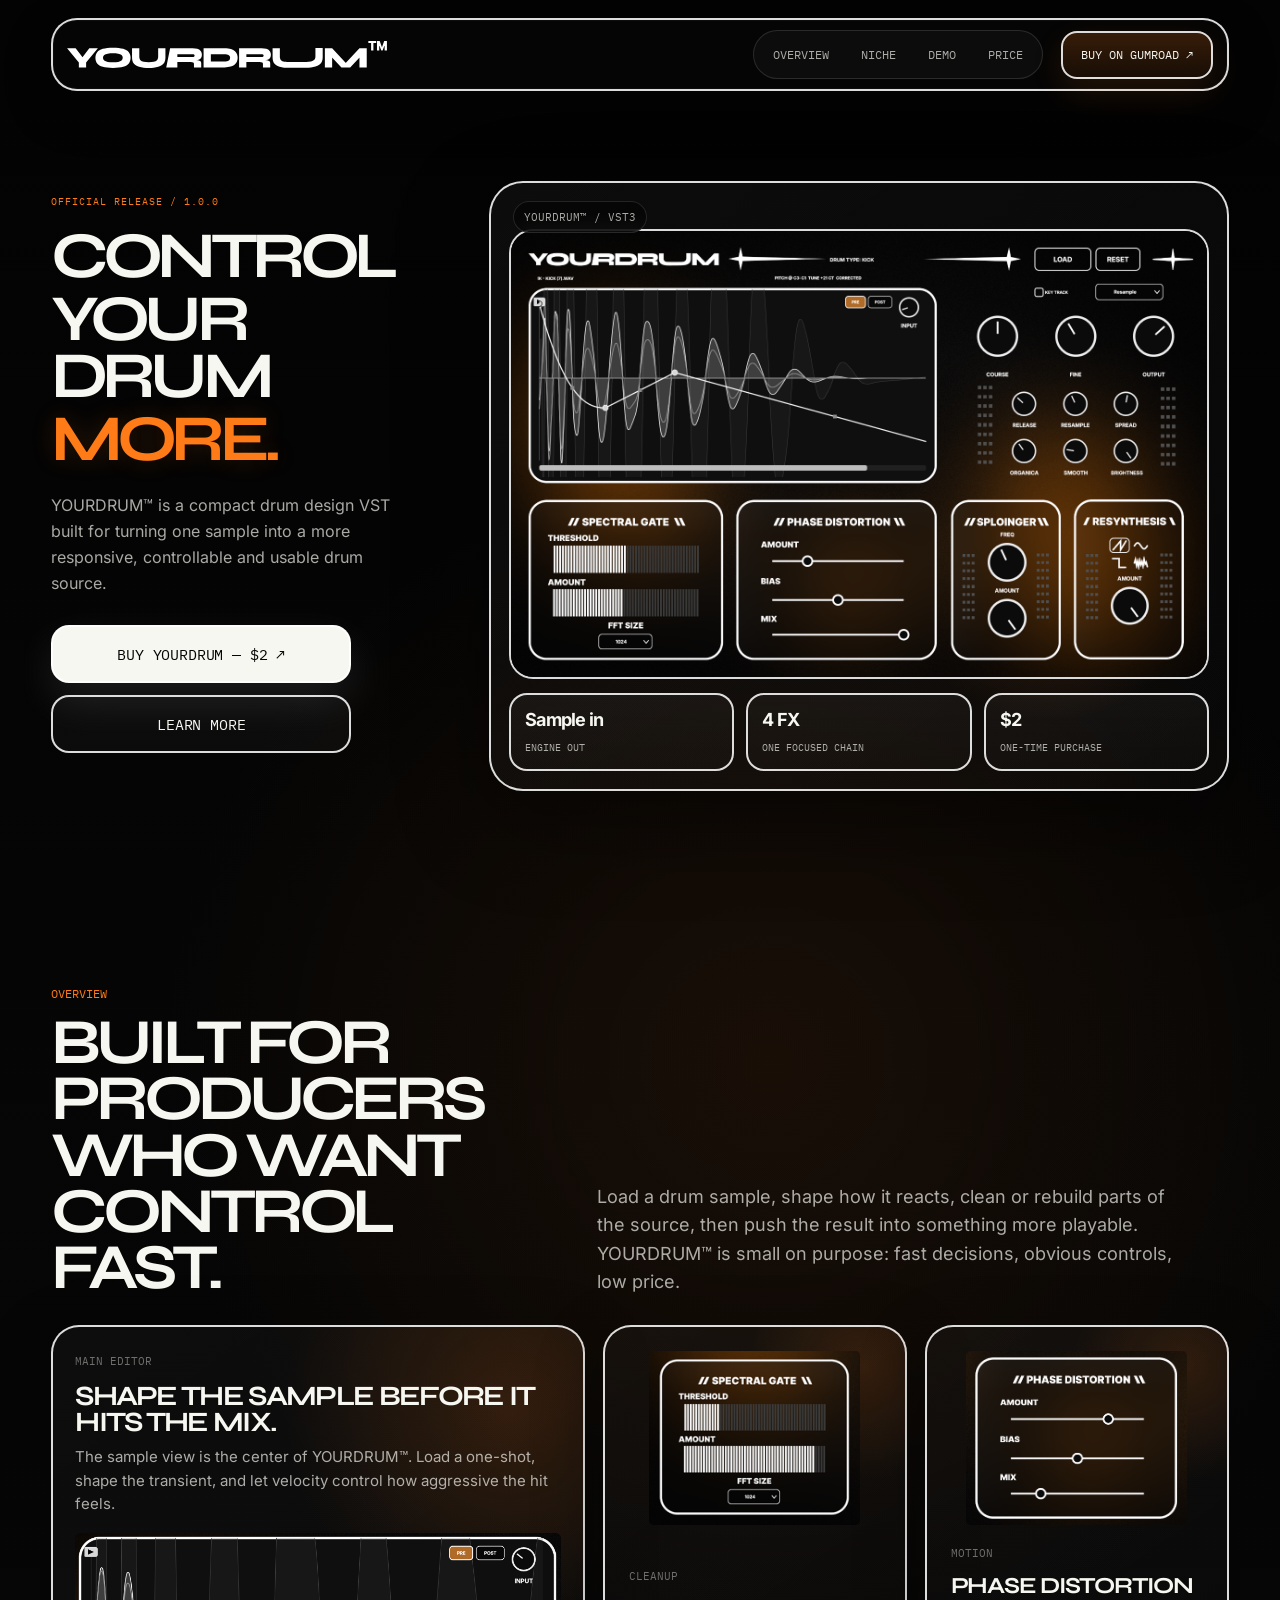
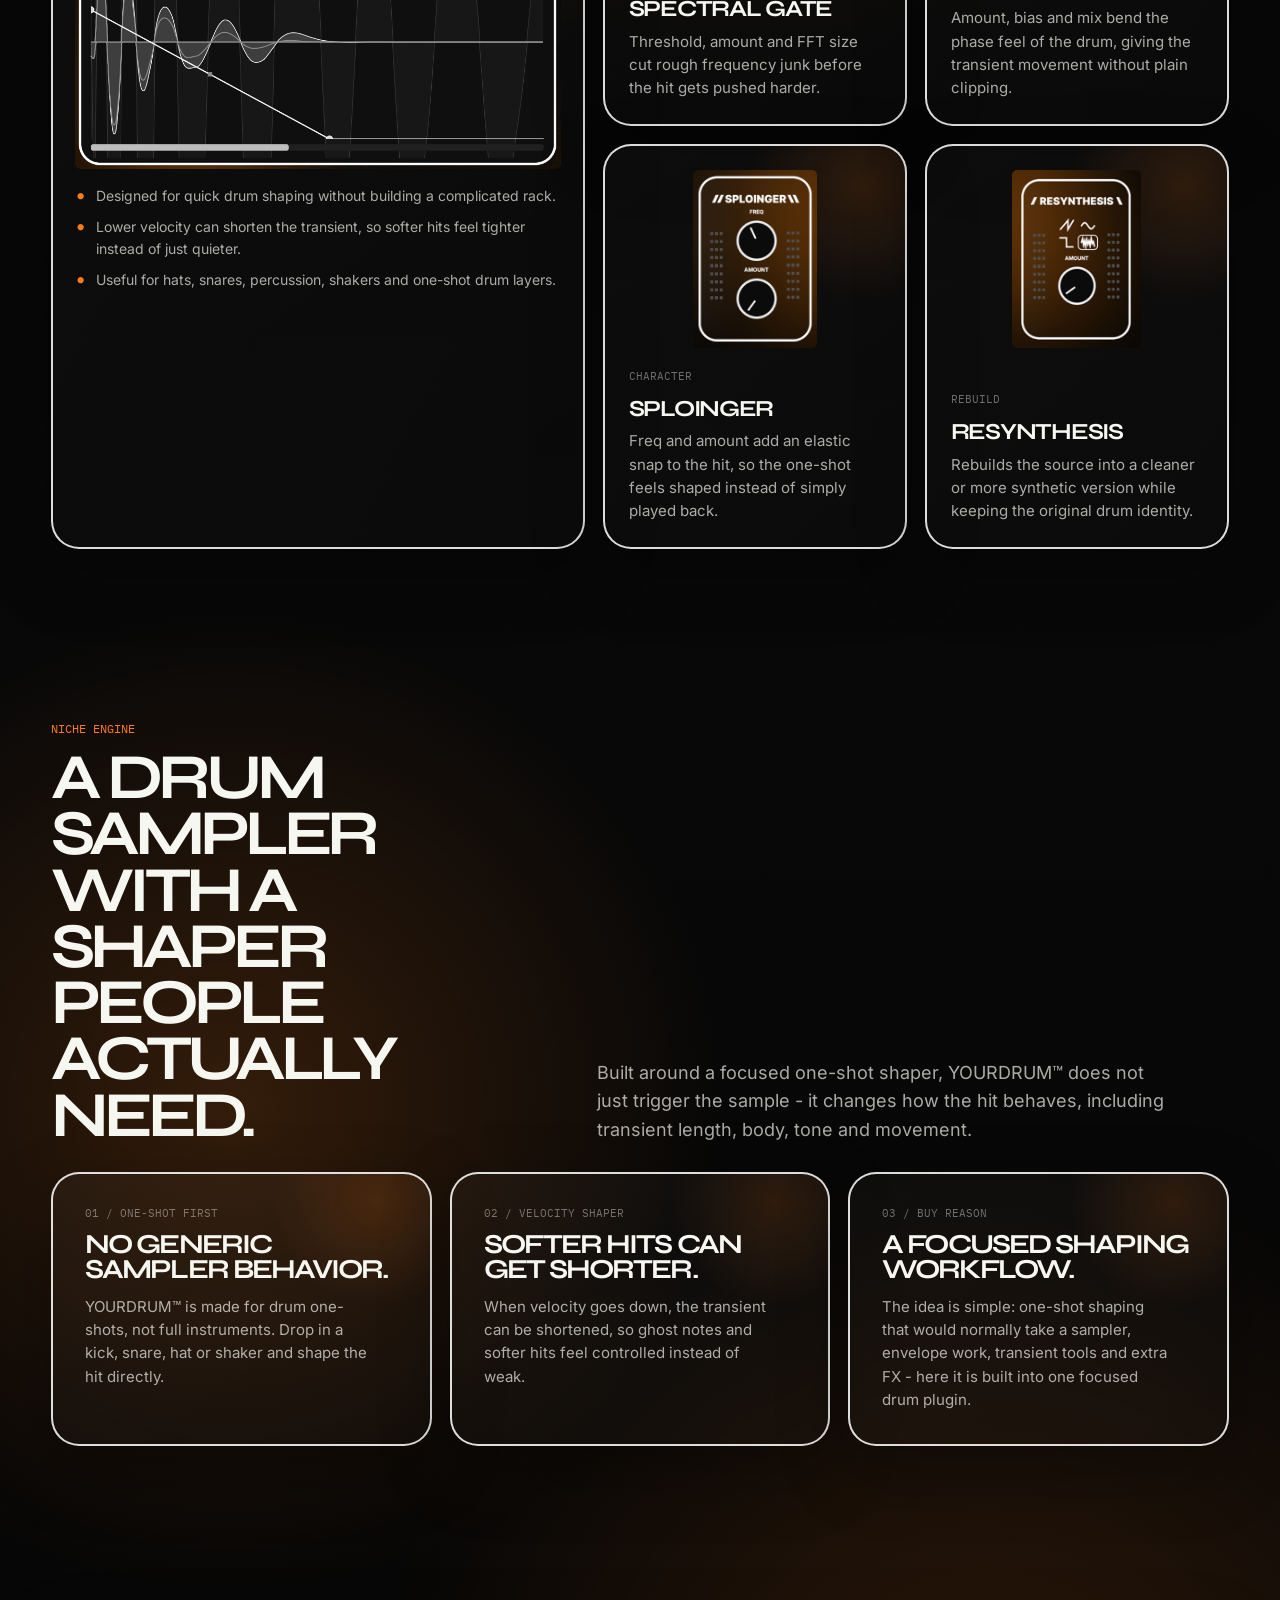
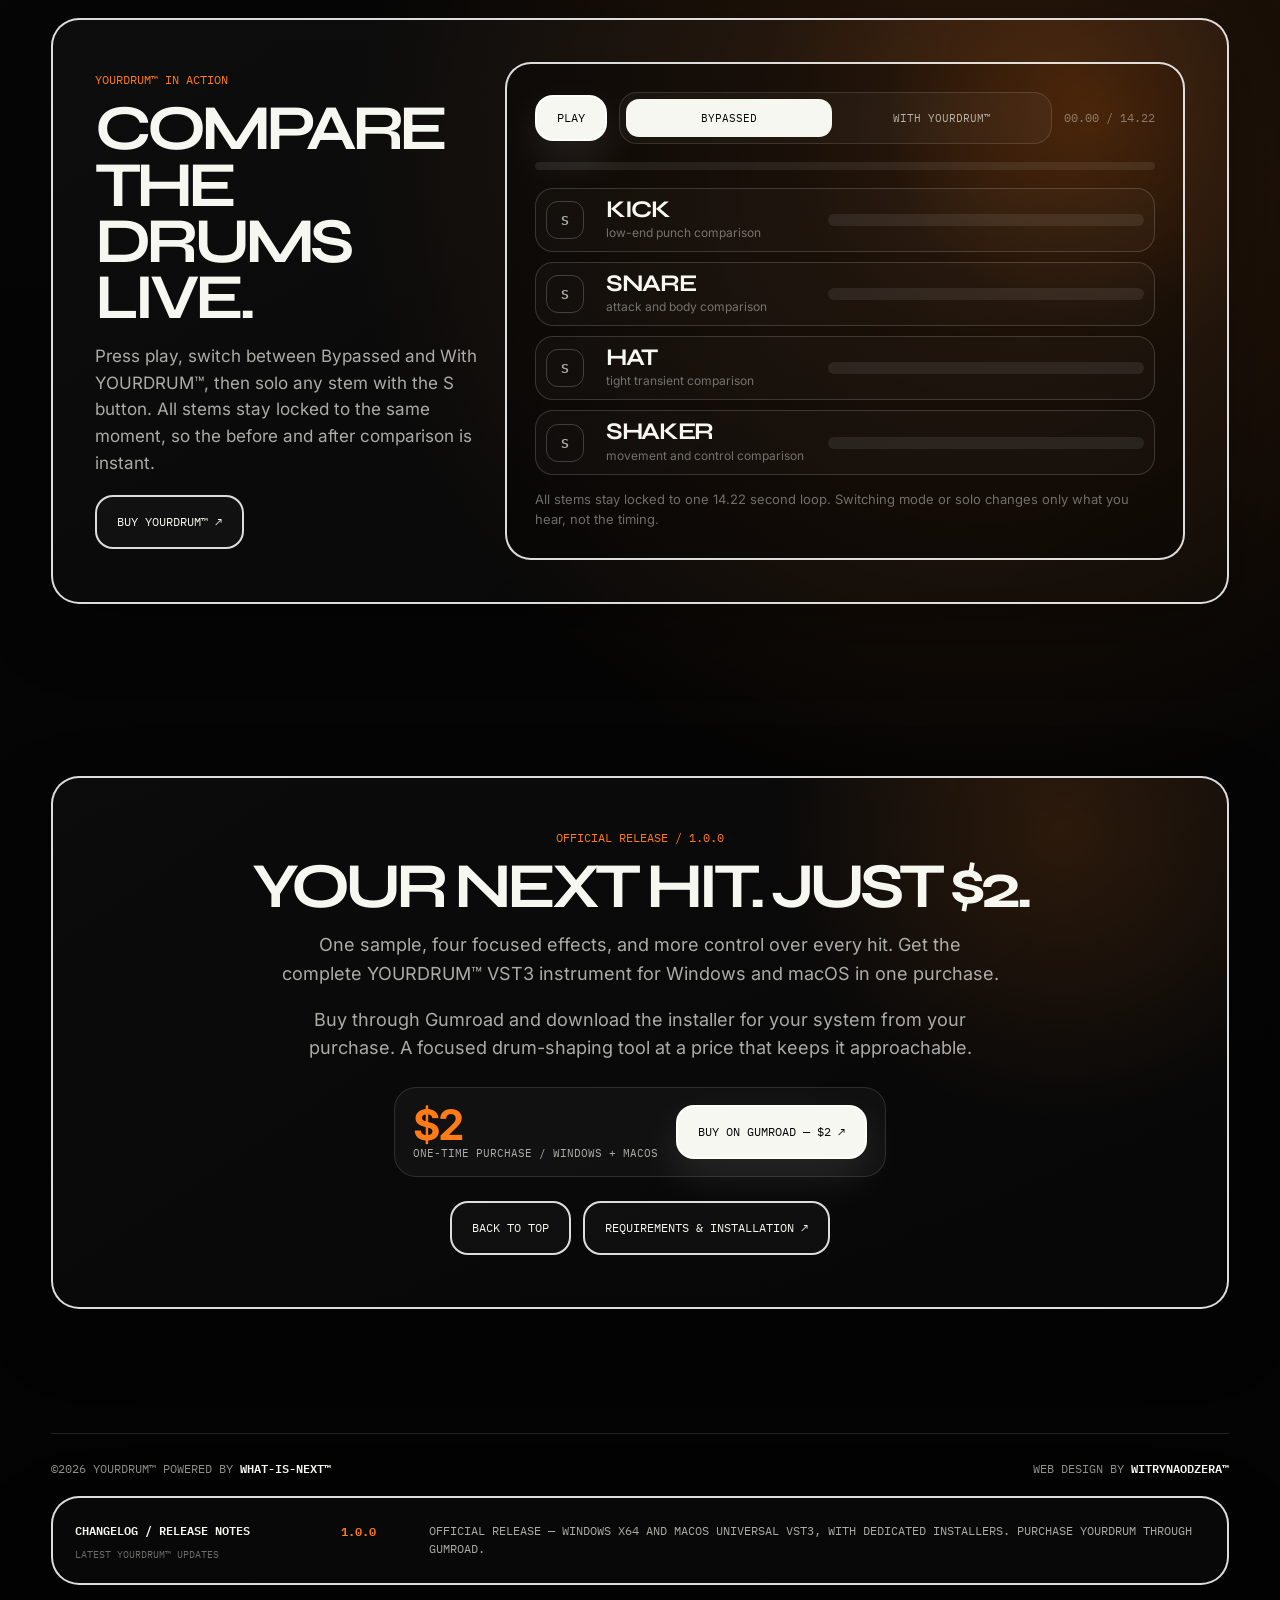
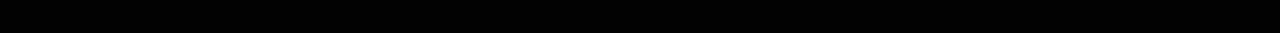
<file: site/index.html>
<!DOCTYPE html>
<html lang="en">
<head>
  <meta charset="UTF-8" />
  <meta name="viewport" content="width=device-width, initial-scale=1.0" />
  <title>YOURDRUM™ - Control Your Drum More</title>
  <meta name="description" content="YOURDRUM™ is a compact drum design VST built around Spectral Gate, Phase Distortion, Sploinger and Resynthesis." />
  <link rel="canonical" href="https://yourdrum.what-is-next.vip/" />
  <meta property="og:type" content="website" />
  <meta property="og:title" content="YOURDRUM — Control your drum more" />
  <meta property="og:description" content="Shape your drums with YOURDRUM. Hear the interactive demo and buy the official release for Windows and macOS on Gumroad." />
  <meta property="og:url" content="https://yourdrum.what-is-next.vip/" />
  <meta property="og:image" content="https://yourdrum.what-is-next.vip/assets/yourdrum-ui-cover.png" />
  <meta name="twitter:card" content="summary_large_image" />
  <link rel="icon" type="image/svg+xml" href="data:image/svg+xml,%3Csvg%20xmlns%3D%22http%3A//www.w3.org/2000/svg%22%20viewBox%3D%220%200%2064%2064%22%3E%3Crect%20width%3D%2264%22%20height%3D%2264%22%20rx%3D%2214%22%20fill%3D%22%23050505%22/%3E%3Cpath%20d%3D%22M10%2018h18c9%200%209%2012%200%2012H18v16h-8V18Z%22%20fill%3D%22%23f7f7f2%22/%3E%3Cpath%20d%3D%22M36%2018h8v28h-8z%22%20fill%3D%22%23f7f7f2%22/%3E%3Cpath%20d%3D%22M49%2015l2.8%2010.2L62%2028l-10.2%202.8L49%2041l-2.8-10.2L36%2028l10.2-2.8L49%2015Z%22%20fill%3D%22%23ff7b17%22/%3E%3C/svg%3E" />

  <style>


    :root {
      --bg: #040404;
      --line: rgba(255,255,255,.86);
      --line-soft: rgba(255,255,255,.12);
      --text: #f7f7f2;
      --muted: rgba(247,247,242,.68);
      --dim: rgba(247,247,242,.42);
      --orange: #ff7b17;
      --orange-soft: rgba(255,123,23,.10);
      --side: clamp(18px, 4vw, 58px);
      --max: 1380px;
    }

    * { box-sizing: border-box; margin: 0; padding: 0; }

    html {
      background: var(--bg);
      color: var(--text);
      scroll-behavior: auto;
      scrollbar-width: none;
    }

    html.lenis { height: auto; }
    .lenis.lenis-smooth { scroll-behavior: auto !important; }

    html::-webkit-scrollbar,
    body::-webkit-scrollbar {
      width: 0;
      height: 0;
      display: none;
    }

    body {
      min-height: 100vh;
      font-family: Inter, ui-sans-serif, system-ui, sans-serif;
      background:
        radial-gradient(circle at 18% 56%, rgba(255,123,23,.18), transparent 17%),
        radial-gradient(circle at 77% 70%, rgba(255,123,23,.16), transparent 18%),
        radial-gradient(circle at 60% 22%, rgba(255,123,23,.08), transparent 16%),
        linear-gradient(180deg, #030303 0%, #080808 48%, #030303 100%);
      overflow-x: hidden;
      cursor: auto;
    }

    body::before {
      content: "";
      position: fixed;
      inset: 0;
      z-index: -2;
      pointer-events: none;
      background-image:
        linear-gradient(rgba(255,255,255,.015) 1px, transparent 1px),
        linear-gradient(90deg, rgba(255,255,255,.015) 1px, transparent 1px);
      background-size: 42px 42px;
      mask-image: linear-gradient(to bottom, black 0%, black 72%, transparent 100%);
    }

    body::after {
      content: "";
      position: fixed;
      inset: 0;
      z-index: -1;
      pointer-events: none;
      opacity: .10;
      mix-blend-mode: screen;
      background-image: url("data:image/svg+xml,%3Csvg viewBox='0 0 220 220' xmlns='http://www.w3.org/2000/svg'%3E%3Cfilter id='n'%3E%3CfeTurbulence type='fractalNoise' baseFrequency='.88' numOctaves='4' stitchTiles='stitch'/%3E%3C/filter%3E%3Crect width='220' height='220' filter='url(%23n)' opacity='.5'/%3E%3C/svg%3E");
    }

    ::selection { background: var(--orange); color: #050505; }
    ::-moz-selection { background: var(--orange); color: #050505; }

    a { color: inherit; text-decoration: none; }

    img {
      display: block;
      max-width: 100%;
      -webkit-user-drag: none;
      user-select: none;
      -webkit-user-select: none;
      -moz-user-select: none;
      -webkit-touch-callout: none;
    }

    body,
    a,
    button,
    img { -webkit-tap-highlight-color: transparent; }

    .container {
      width: min(calc(100% - var(--side) * 2), var(--max));
      margin: 0 auto;
    }

    .nav {
      position: fixed;
      top: 18px;
      left: 0;
      right: 0;
      z-index: 30;
    }

    .nav-inner {
      width: min(calc(100% - var(--side) * 2), var(--max));
      margin: 0 auto;
      min-height: 70px;
      display: grid;
      grid-template-columns: 1fr auto auto;
      gap: 18px;
      align-items: center;
      padding: 10px 14px;
      border: 2px solid var(--line);
      border-radius: 26px;
      background: rgba(7,7,7,.76);
      backdrop-filter: blur(16px);
      box-shadow: 0 18px 48px rgba(0,0,0,.26), inset 0 0 0 1px rgba(255,255,255,.03);
    }

    .brand {
      display: inline-flex;
      align-items: center;
      justify-self: start;
      min-width: 0;
    }

    .brand img {
      width: min(320px, 34vw);
      height: auto;
    }

    .nav-links {
      display: flex;
      align-items: center;
      gap: 6px;
      padding: 6px;
      border-radius: 999px;
      border: 1px solid var(--line-soft);
      background: rgba(255,255,255,.03);
      font-family: "IBM Plex Mono", monospace;
      font-size: 12px;
      text-transform: uppercase;
    }

    .nav-links a {
      padding: 10px 13px;
      border-radius: 999px;
      color: var(--muted);
      transition: background .18s ease, color .18s ease;
    }

    .nav-links a:hover {
      background: rgba(255,255,255,.08);
      color: var(--text);
    }

    .nav-buy {
      min-height: 48px;
      display: inline-flex;
      align-items: center;
      justify-content: center;
      padding: 0 18px;
      border-radius: 16px;
      border: 2px solid var(--line);
      background: linear-gradient(180deg, rgba(255,123,23,.20), rgba(255,123,23,.08));
      box-shadow: 0 12px 32px rgba(255,123,23,.12);
      font-family: "IBM Plex Mono", monospace;
      font-size: 12px;
      text-transform: uppercase;
    }

    .hero {
      min-height: 100svh;
      display: grid;
      align-items: center;
      padding: 148px 0 76px;
    }

    .hero-grid {
      display: grid;
      grid-template-columns: minmax(0, .64fr) minmax(580px, 1.36fr);
      gap: clamp(44px, 7vw, 128px);
      align-items: center;
    }

    h1,
    h2,
    h3 {
      font-family: Syne, Inter, sans-serif;
      text-transform: uppercase;
    }

    .hero-copy-wrap { max-width: 500px; }

    .hero-title {
      font-size: clamp(42px, 5.1vw, 82px);
      line-height: .88;
      letter-spacing: -.09em;
      margin-bottom: 20px;
    }

    .hero-title .line {
      display: block;
      overflow: visible;
      padding: 0 .08em .08em 0;
    }

    .hero-title .word {
      display: inline-block;
      transform: none;
      opacity: 1;
      padding-right: .05em;
    }


    .headline-accent {
      color: var(--orange);
      text-shadow: 0 0 24px rgba(255,123,23,.18);
    }

    .hero-copy {
      max-width: 455px;
      color: var(--muted);
      font-size: clamp(16px, 1.15vw, 18px);
      line-height: 1.62;
      margin-bottom: 28px;
    }

    .hero-actions {
      display: grid;
      gap: 12px;
      width: min(300px, 100%);
      margin-bottom: 24px;
    }

    .btn {
      min-height: 54px;
      display: inline-flex;
      align-items: center;
      justify-content: center;
      padding: 0 20px;
      border-radius: 18px;
      border: 2px solid var(--line);
      font-family: "IBM Plex Mono", monospace;
      font-size: 12px;
      text-transform: uppercase;
      transition: transform .18s ease, background .18s ease, color .18s ease;
    }

    .btn.primary {
      color: #050505;
      background: var(--text);
      box-shadow: 0 18px 44px rgba(255,255,255,.10);
    }

    .btn.secondary {
      color: var(--text);
      background: rgba(255,255,255,.03);
    }

    .btn:hover { transform: translateY(-2px); }
    .btn.primary:hover { background: var(--orange); }
    .btn.secondary:hover { color: var(--orange); background: var(--orange-soft); }

    .hero-actions .btn {
      width: 100%;
      min-height: 58px;
    }

    .hero-actions .btn.price-button {
      font-size: 15px;
      letter-spacing: -.01em;
    }

    .hero-panel {
      position: relative;
      border-radius: 34px;
      border: 2px solid var(--line);
      padding: 18px;
      background:
        radial-gradient(circle at 76% 62%, rgba(255,123,23,.20), transparent 24%),
        linear-gradient(145deg, rgba(255,255,255,.04), rgba(255,255,255,.015));
      box-shadow: 0 30px 90px rgba(0,0,0,.46), inset 0 0 60px rgba(255,255,255,.012);
      overflow: hidden;
      transform: translateX(24px);
    }

    .hero-panel::before {
      content: "YOURDRUM™ / VST3";
      position: absolute;
      left: 22px;
      top: 18px;
      z-index: 2;
      padding: 8px 10px;
      border-radius: 999px;
      border: 1px solid var(--line-soft);
      background: rgba(5,5,5,.72);
      color: var(--muted);
      backdrop-filter: blur(8px);
      font-family: "IBM Plex Mono", monospace;
      font-size: 11px;
      text-transform: uppercase;
    }

    .plugin-shot {
      margin-top: 28px;
      border-radius: 24px;
      border: 2px solid var(--line);
      overflow: hidden;
      background: #020202;
    }

    .plugin-shot img {
      width: 100%;
      height: auto;
      display: block;
    }

    .hero-stats {
      display: grid;
      grid-template-columns: repeat(3, 1fr);
      gap: 12px;
      margin-top: 14px;
    }

    .hero-stat {
      padding: 14px;
      border-radius: 18px;
      border: 2px solid var(--line);
      background: linear-gradient(180deg, rgba(255,255,255,.04), rgba(255,255,255,.02));
    }

    .hero-stat strong {
      display: block;
      font-size: 18px;
      letter-spacing: -.04em;
      margin-bottom: 5px;
    }

    .hero-stat span {
      color: var(--muted);
      font-family: "IBM Plex Mono", monospace;
      font-size: 10px;
      text-transform: uppercase;
    }

    .section { padding: 86px 0; }

    .section-head {
      display: grid;
      grid-template-columns: .9fr 1.1fr;
      gap: 28px;
      align-items: end;
      margin-bottom: 28px;
    }

    .kicker {
      margin-bottom: 14px;
      font-family: "IBM Plex Mono", monospace;
      font-size: 12px;
      text-transform: uppercase;
      color: var(--orange);
    }

    .section-title {
      max-width: 780px;
      font-size: clamp(38px, 5vw, 72px);
      line-height: .88;
      letter-spacing: -.08em;
    }

    .section-copy {
      max-width: 580px;
      color: var(--muted);
      font-size: 18px;
      line-height: 1.58;
    }

    .card,
    .gallery-card,
    .belief-card,
    .demo-section,
    .price-section,
    .release-notes {
      border: 2px solid var(--line);
      border-radius: 28px;
      background:
        radial-gradient(circle at 86% 10%, rgba(255,123,23,.14), transparent 26%),
        linear-gradient(145deg, rgba(255,255,255,.03), rgba(255,255,255,.015));
      box-shadow: 0 24px 70px rgba(0,0,0,.32), inset 0 0 40px rgba(255,255,255,.012);
    }

    .overview-layout {
      display: grid;
      grid-template-columns: .92fr 1.08fr;
      gap: 18px;
      align-items: stretch;
    }

    .card {
      padding: 22px;
      overflow: hidden;
    }

    .card h3,
    .gallery-card h3,
    .belief-card h3 {
      font-size: 28px;
      line-height: .94;
      letter-spacing: -.06em;
      margin: 14px 0 10px;
    }

    .card p,
    .gallery-card p,
    .belief-card p {
      color: var(--muted);
      font-size: 15px;
      line-height: 1.56;
    }

    .card small,
    .gallery-card small,
    .belief-card small {
      font-family: "IBM Plex Mono", monospace;
      font-size: 11px;
      text-transform: uppercase;
      color: var(--dim);
    }

    .fx-grid {
      display: grid;
      grid-template-columns: repeat(2, minmax(0, 1fr));
      gap: 18px;
      align-content: start;
    }

    .gallery-card {
      min-height: 0;
      padding: clamp(18px, 2vw, 24px);
      display: grid;
      gap: 16px;
      align-content: start;
      overflow: hidden;
    }

    .gallery-card.fx-wide {
      grid-template-rows: auto auto;
    }

    .gallery-card.fx-tall {
      grid-template-columns: minmax(112px, .42fr) minmax(0, 1fr);
      align-items: center;
    }

    .gallery-image {
      overflow: visible;
      background: transparent;
      display: flex;
      align-items: center;
      justify-content: center;
      min-width: 0;
      line-height: 0;
    }

    .gallery-image img {
      display: block;
      width: auto;
      height: auto;
      object-fit: contain;
      background: transparent;
      border: 0;
      padding: 0;
      user-select: none;
    }

    .gallery-card.fx-wide .gallery-image img {
      max-width: 100%;
      max-height: 165px;
    }

    .gallery-card.fx-tall .gallery-image img {
      max-width: 128px;
      max-height: 190px;
    }

    .gallery-copy {
      min-width: 0;
    }

    .big-preview {
      border: 0;
      border-radius: 0;
      overflow: visible;
      margin-top: 18px;
      background: transparent;
    }

    .big-preview img {
      width: 100%;
      height: auto;
      border: 0;
      background: transparent;
    }

    .spec-list {
      display: grid;
      gap: 10px;
      margin-top: 16px;
    }

    .spec-list li {
      list-style: none;
      display: grid;
      grid-template-columns: auto 1fr;
      gap: 10px;
      color: var(--muted);
      font-size: 14px;
      line-height: 1.52;
    }

    .spec-list li::before,
    .bullet-list li::before {
      content: "•";
      color: var(--orange);
      font-size: 20px;
      line-height: 1;
    }

    .belief-grid {
      display: grid;
      grid-template-columns: repeat(3, minmax(0, 1fr));
      gap: 18px;
    }

    .belief-card {
      min-width: 0;
      min-height: 250px;
      padding: clamp(22px, 2.5vw, 32px);
      display: grid;
      align-content: start;
      gap: 12px;
      opacity: 0;
      transform: translateY(34px);
      transition: opacity .7s ease, transform .7s ease;
    }

    .belief-card.revealed {
      opacity: 1;
      transform: translateY(0);
    }

    .belief-card h3 {
      margin: 0;
      font-size: clamp(26px, 2.15vw, 36px);
      line-height: .92;
      letter-spacing: -.07em;
      overflow-wrap: normal;
      word-break: normal;
    }

    .belief-card p {
      max-width: 32ch;
    }

    .demo-section {
      padding: clamp(24px, 4vw, 42px);
      opacity: 0;
      transform: translateY(32px);
      transition: opacity .7s ease, transform .7s ease;
    }

    .demo-section.revealed {
      opacity: 1;
      transform: translateY(0);
    }

    .demo-layout {
      display: grid;
      grid-template-columns: .72fr 1.28fr;
      gap: 28px;
      align-items: center;
    }

    .demo-section h2 {
      font-size: clamp(38px, 5vw, 72px);
      line-height: .88;
      letter-spacing: -.08em;
      margin-bottom: 16px;
    }

    .demo-section p {
      color: var(--muted);
      font-size: 17px;
      line-height: 1.58;
      margin-bottom: 18px;
    }

    .audio-demo {
      border: 2px solid var(--line);
      border-radius: 26px;
      padding: clamp(18px, 2.2vw, 28px);
      background:
        radial-gradient(circle at 86% 10%, rgba(255,123,23,.14), transparent 28%),
        rgba(0,0,0,.35);
      min-width: 0;
    }

    .audio-transport {
      display: grid;
      grid-template-columns: auto 1fr auto;
      gap: 12px;
      align-items: center;
      margin-bottom: 18px;
    }

    .audio-play {
      min-height: 46px;
      white-space: nowrap;
    }

    .mode-switch {
      display: grid;
      grid-template-columns: repeat(2, minmax(0, 1fr));
      gap: 8px;
      padding: 6px;
      border: 1px solid var(--line-soft);
      border-radius: 18px;
      background: rgba(255,255,255,.035);
    }

    .mode-btn,
    .solo-btn {
      appearance: none;
      border: 0;
      color: var(--muted);
      background: transparent;
      font-family: "IBM Plex Mono", monospace;
      text-transform: uppercase;
      cursor: pointer;
    }

    .mode-btn {
      min-height: 38px;
      border-radius: 13px;
      font-size: 11px;
      transition: background .18s ease, color .18s ease;
    }

    .mode-btn.active {
      background: var(--text);
      color: #050505;
    }

    .demo-clock {
      color: var(--dim);
      font-family: "IBM Plex Mono", monospace;
      font-size: 12px;
      white-space: nowrap;
      text-align: right;
    }

    .demo-progress {
      height: 8px;
      margin: 0 0 18px;
      border-radius: 999px;
      overflow: hidden;
      background: rgba(255,255,255,.08);
    }

    .demo-progress span {
      display: block;
      width: 100%;
      transform: scaleX(0);
      height: 100%;
      border-radius: inherit;
      background: var(--orange);
      transform-origin: left center;
    }

    .stem-list {
      display: grid;
      gap: 10px;
    }

    .stem-row {
      display: grid;
      grid-template-columns: 48px minmax(120px, 210px) 1fr;
      gap: 12px;
      align-items: center;
      min-height: 64px;
      padding: 10px;
      border: 1px solid rgba(255,255,255,.16);
      border-radius: 18px;
      background: rgba(255,255,255,.025);
      transition: border-color .18s ease, background .18s ease;
    }

    .stem-row.soloed {
      border-color: rgba(255,123,23,.72);
      background: rgba(255,123,23,.07);
    }

    .stem-row.muted-row {
      opacity: .42;
    }

    .solo-btn {
      width: 38px;
      height: 38px;
      border-radius: 12px;
      border: 1px solid rgba(255,255,255,.2);
      font-size: 13px;
      font-weight: 700;
      transition: background .18s ease, color .18s ease, border-color .18s ease;
    }

    .solo-btn.active {
      color: #050505;
      background: var(--orange);
      border-color: var(--orange);
    }

    .stem-name strong {
      display: block;
      font-family: Syne, Inter, sans-serif;
      font-size: 24px;
      line-height: .92;
      letter-spacing: -.06em;
      text-transform: uppercase;
    }

    .stem-name span {
      display: block;
      margin-top: 4px;
      color: var(--dim);
      font-size: 12px;
      line-height: 1.35;
    }

    .stem-meter {
      height: 12px;
      border-radius: 999px;
      overflow: hidden;
      background: rgba(255,255,255,.08);
    }

    .stem-meter span {
      display: block;
      width: 100%;
      transform: scaleX(0);
      height: 100%;
      border-radius: inherit;
      background: linear-gradient(90deg, var(--orange), rgba(255,255,255,.82));
      opacity: .86;
      transform-origin: left center;
      transition: transform .055s linear, opacity .18s ease;
    }

    .stem-row.muted-row .stem-meter span {
      opacity: .32;
    }

    .audio-note {
      margin: 14px 0 0 !important;
      font-size: 13px !important;
      color: var(--dim) !important;
    }

    .price-section {
      padding: clamp(28px, 5vw, 52px);
      text-align: center;
      opacity: 0;
      transform: translateY(32px);
      transition: opacity .7s ease, transform .7s ease;
    }

    .price-section.revealed {
      opacity: 1;
      transform: translateY(0);
    }

    .price-section h2 {
      max-width: 900px;
      margin: 0 auto 16px;
      font-size: clamp(38px, 5vw, 72px);
      line-height: .88;
      letter-spacing: -.08em;
    }

    .price-section p {
      max-width: 720px;
      margin: 0 auto 18px;
      color: var(--muted);
      font-size: 18px;
      line-height: 1.58;
    }

    .price-callout {
      margin: 24px auto;
      width: fit-content;
      max-width: 100%;
      display: grid;
      grid-template-columns: auto auto;
      align-items: center;
      gap: 18px;
      padding: 16px 18px;
      border-radius: 22px;
      border: 1px solid var(--line-soft);
      background: rgba(255,255,255,.035);
      text-align: left;
    }

    .price-callout strong {
      display: block;
      font-size: 42px;
      line-height: 1;
      color: var(--orange);
      letter-spacing: -.08em;
    }

    .price-callout span {
      display: block;
      color: var(--muted);
      font-family: "IBM Plex Mono", monospace;
      font-size: 11px;
      text-transform: uppercase;
    }

    .final-actions {
      display: flex;
      justify-content: center;
      gap: 12px;
      flex-wrap: wrap;
    }

    .reveal-block {
      opacity: 0;
      transform: translateY(26px);
      transition: opacity .7s ease, transform .7s ease;
    }

    .reveal-block.revealed {
      opacity: 1;
      transform: translateY(0);
    }

    footer {
      padding: 38px 0 48px;
      color: rgba(247,247,242,.58);
      font-family: "IBM Plex Mono", monospace;
      font-size: 12px;
      text-transform: uppercase;
    }

    .footer-inner {
      display: flex;
      justify-content: space-between;
      gap: 20px;
      border-top: 1px solid rgba(255,255,255,.12);
      padding-top: 24px;
      margin-bottom: 18px;
    }

    .footer-link {
      color: var(--text);
      font-weight: 700;
      transition: color .18s ease;
    }

    .footer-link:hover { color: var(--orange); }

    .release-notes {
      display: grid;
      grid-template-columns: 240px 1fr;
      gap: 26px;
      align-items: center;
      padding: 22px;
      background: rgba(255,255,255,.025);
    }

    .release-notes-head strong {
      display: block;
      color: var(--text);
      margin-bottom: 6px;
    }

    .release-notes-head span {
      color: var(--dim);
      font-size: 10px;
    }

    .release-note-list {
      display: grid;
      gap: 12px;
      list-style: none;
    }

    .release-note-list li {
      display: grid;
      grid-template-columns: 70px 1fr;
      gap: 18px;
      color: var(--muted);
      line-height: 1.5;
    }

    .release-version {
      color: var(--orange);
      font-weight: 700;
    }




    .gallery-card h3 {
      font-size: clamp(23px, 1.55vw, 28px);
      letter-spacing: -.055em;
      overflow-wrap: normal;
      word-break: normal;
    }

    .gallery-card.fx-wide,
    .gallery-card.fx-tall {
      grid-template-columns: 1fr;
      grid-template-rows: auto 1fr;
    }

    .gallery-image {
      width: 100%;
      min-height: auto;
    }

    .gallery-card.fx-wide .gallery-image img,
    .gallery-card.fx-tall .gallery-image img {
      max-width: 100%;
      height: auto;
      object-fit: contain;
    }

    .gallery-card.fx-wide .gallery-image img {
      max-height: 174px;
    }

    .gallery-card.fx-tall .gallery-image img {
      max-height: 178px;
    }

    .gallery-copy {
      align-self: end;
    }

    @media (max-width: 1180px) {
      .hero-grid,
      .section-head,
      .overview-layout,
      .demo-layout {
        grid-template-columns: 1fr;
      }

      .hero-grid { gap: 28px; }
      .hero-panel { min-width: 0; transform: none; }
      .section-copy { max-width: 760px; }
    }

    @media (max-width: 900px) {
      .nav { top: 10px; }

      .nav-inner {
        grid-template-columns: 1fr;
        gap: 10px;
        border-radius: 22px;
      }

      .brand,
      .nav-links,
      .nav-buy { justify-self: center; }

      .brand img { width: min(260px, 60vw); }

      .nav-links {
        max-width: 100%;
        flex-wrap: wrap;
        justify-content: center;
        font-size: 10px;
      }

      .nav-links a { padding: 9px 10px; }
      .nav-buy { min-height: 44px; width: min(240px, 100%); }

      .hero { padding-top: 230px; }
      .hero-title { font-size: clamp(44px, 16vw, 68px); }
      .section { padding: 62px 0; }
      .section-title { font-size: clamp(38px, 13vw, 58px); }
      .section-copy { font-size: 16px; }
      .hero-stats { grid-template-columns: 1fr; }
      .fx-grid { grid-template-columns: 1fr; }
      .gallery-card,
      .gallery-card.fx-tall { grid-template-columns: 1fr; min-height: auto; }
      .gallery-card.fx-wide .gallery-image,
      .gallery-card.fx-tall .gallery-image { justify-content: flex-start; }
      .gallery-card.fx-wide .gallery-image img { max-height: none; }
      .gallery-card.fx-tall .gallery-image img { max-height: 190px; }
      .audio-transport { grid-template-columns: 1fr; }
      .stem-row { grid-template-columns: 44px 1fr; }
      .stem-meter { grid-column: 1 / -1; }
      .belief-grid { grid-template-columns: 1fr; }
      .price-callout { grid-template-columns: 1fr; text-align: center; }
      .footer-inner { flex-direction: column; }
      .release-notes { grid-template-columns: 1fr; }
      .release-note-list li { grid-template-columns: 58px 1fr; gap: 12px; }
    }

    @media (max-width: 520px) {
      :root { --side: 16px; }

      .hero { padding-top: 248px; }
      .hero-title { letter-spacing: -.075em; }
      .hero-copy { font-size: 15px; }
      .hero-actions { width: 100%; }
      .hero-panel { padding: 12px; border-radius: 24px; }
      .plugin-shot { border-radius: 18px; }
      .card,
      .gallery-card,
      .belief-card,
      .demo-section,
      .price-section,
      .release-notes { border-radius: 22px; }
      .card h3,
      .gallery-card h3 { font-size: 24px; }
      .demo-section h2,
      .price-section h2 { font-size: clamp(38px, 13vw, 58px); }
      .demo-section p,
      .price-section p { font-size: 15px; }
      .final-actions .btn { width: 100%; }
    }
  </style>
  <link rel="stylesheet" href="assets/fonts.css" />
  <link rel="stylesheet" href="assets/site.css?v=1.0.0-release" />
</head>

<body>
  <a class="skip-link" href="#top">Skip to content</a>
  <header class="nav">
    <div class="nav-inner">
      <a class="brand" href="#top" aria-label="YOURDRUM™ home">
        <img src="asdasfasfag.svg" alt="YOURDRUM™ logo" />
      </a>

      <nav class="nav-links" aria-label="Main navigation">
        <a href="#overview">Overview</a>
        <a href="#niche">Niche</a>
        <a href="#demo">Demo</a>
        <a href="#price">Price</a>
      </nav>

      <a class="nav-buy" href="https://gumroad.com/" data-gumroad target="_blank" rel="noopener">Buy on Gumroad ↗</a>
    </div>
  </header>

  <main id="top">
    <section class="hero">
      <div class="container hero-grid">
        <div class="hero-copy-wrap reveal-block">
          <p class="release-badge">Official release / 1.0.0</p>
          <h1 class="hero-title">
            <span class="line"><span class="word">Control</span></span>
            <span class="line"><span class="word">Your Drum</span></span>
            <span class="line"><span class="word headline-accent">More.</span></span>
          </h1>

          <p class="hero-copy">
            YOURDRUM™ is a compact drum design VST built for turning one sample into a more responsive, controllable and usable drum source.
          </p>

          <div class="hero-actions">
            <a class="btn primary price-button" href="https://gumroad.com/" data-gumroad target="_blank" rel="noopener">Buy YOURDRUM — $2 ↗</a>
            <a class="btn secondary price-button" href="#overview">Learn More</a>
          </div>
        </div>

        <div class="hero-panel reveal-block">
          <div class="plugin-shot">
            <img src="img.png" alt="YOURDRUM™ full plugin interface" />
          </div>
          <div class="hero-stats">
            <div class="hero-stat"><strong>Sample in</strong><span>engine out</span></div>
            <div class="hero-stat"><strong>4 FX</strong><span>one focused chain</span></div>
            <div class="hero-stat"><strong>$2</strong><span>one-time purchase</span></div>
          </div>
        </div>
      </div>
    </section>

    <section id="overview" class="section">
      <div class="container">
        <div class="section-head">
          <div class="reveal-block">
            <div class="kicker">Overview</div>
            <h2 class="section-title">Built for producers who want control fast.</h2>
          </div>
          <p class="section-copy reveal-block">
            Load a drum sample, shape how it reacts, clean or rebuild parts of the source, then push the result into something more playable. YOURDRUM™ is small on purpose: fast decisions, obvious controls, low price.
          </p>
        </div>

        <div class="overview-layout">
          <article class="card reveal-block">
            <small>Main editor</small>
            <h3>Shape the sample before it hits the mix.</h3>
            <p>
              The sample view is the center of YOURDRUM™. Load a one-shot, shape the transient, and let velocity control how aggressive the hit feels.
            </p>

            <div class="big-preview">
              <img src="shape.png" alt="YOURDRUM™ waveform shaping section" />
            </div>

            <ul class="spec-list">
              <li>Designed for quick drum shaping without building a complicated rack.</li>
              <li>Lower velocity can shorten the transient, so softer hits feel tighter instead of just quieter.</li>
              <li>Useful for hats, snares, percussion, shakers and one-shot drum layers.</li>
            </ul>
          </article>

          <div class="fx-grid">
            <article class="gallery-card fx-wide reveal-block">
              <div class="gallery-image">
                <img src="spectral.png" alt="YOURDRUM™ Spectral Gate section" />
              </div>
              <div class="gallery-copy">
                <small>Cleanup</small>
                <h3>Spectral Gate</h3>
                <p>Threshold, amount and FFT size cut rough frequency junk before the hit gets pushed harder.</p>
              </div>
            </article>

            <article class="gallery-card fx-wide reveal-block">
              <div class="gallery-image">
                <img src="pd.png" alt="YOURDRUM™ Phase Distortion section" />
              </div>
              <div class="gallery-copy">
                <small>Motion</small>
                <h3>Phase Distortion</h3>
                <p>Amount, bias and mix bend the phase feel of the drum, giving the transient movement without plain clipping.</p>
              </div>
            </article>

            <article class="gallery-card fx-tall reveal-block">
              <div class="gallery-image">
                <img src="disper.png" alt="YOURDRUM™ Sploinger section" />
              </div>
              <div class="gallery-copy">
                <small>Character</small>
                <h3>Sploinger</h3>
                <p>Freq and amount add an elastic snap to the hit, so the one-shot feels shaped instead of simply played back.</p>
              </div>
            </article>

            <article class="gallery-card fx-tall reveal-block">
              <div class="gallery-image">
                <img src="resynth.png" alt="YOURDRUM™ Resynthesis section" />
              </div>
              <div class="gallery-copy">
                <small>Rebuild</small>
                <h3>Resynthesis</h3>
                <p>Rebuilds the source into a cleaner or more synthetic version while keeping the original drum identity.</p>
              </div>
            </article>
          </div>
        </div>
      </div>
    </section>

    <section id="niche" class="section">
      <div class="container">
        <div class="section-head niche-head">
          <div class="reveal-block">
            <div class="kicker">Niche engine</div>
            <h2 class="section-title">A drum sampler with a shaper people actually need.</h2>
          </div>
          <p class="section-copy reveal-block">
            Built around a focused one-shot shaper, YOURDRUM™ does not just trigger the sample - it changes how the hit behaves, including transient length, body, tone and movement.
          </p>
        </div>

        <div class="belief-grid">
          <article class="belief-card">
            <small>01 / One-shot first</small>
            <h3>No generic sampler behavior.</h3>
            <p>YOURDRUM™ is made for drum one-shots, not full instruments. Drop in a kick, snare, hat or shaker and shape the hit directly.</p>
          </article>

          <article class="belief-card">
            <small>02 / Velocity shaper</small>
            <h3>Softer hits can get shorter.</h3>
            <p>When velocity goes down, the transient can be shortened, so ghost notes and softer hits feel controlled instead of weak.</p>
          </article>

          <article class="belief-card">
            <small>03 / Buy reason</small>
            <h3>A focused shaping workflow.</h3>
            <p>The idea is simple: one-shot shaping that would normally take a sampler, envelope work, transient tools and extra FX - here it is built into one focused drum plugin.</p>
          </article>
        </div>
      </div>
    </section>

    <section id="demo" class="section">
      <div class="container">
        <div class="demo-section">
          <div class="demo-layout">
            <div>
              <div class="kicker">YOURDRUM™ in action</div>
              <h2>Compare the drums live.</h2>
              <p>
                Press play, switch between Bypassed and With YOURDRUM™, then solo any stem with the S button. All stems stay locked to the same moment, so the before and after comparison is instant.
              </p>
              <a class="btn secondary" href="https://gumroad.com/" data-gumroad target="_blank" rel="noopener">Buy YOURDRUM™ ↗</a>
            </div>

            <div class="audio-demo" id="stemDemo">
              <div class="audio-transport">
                <button class="btn primary audio-play" type="button" data-action="play" aria-label="Play demo">Play</button>
                <div class="mode-switch" role="group" aria-label="Processing mode">
                  <button class="mode-btn active" type="button" data-mode="bypassed" aria-pressed="true">Bypassed</button>
                  <button class="mode-btn" type="button" data-mode="yourdrum" aria-pressed="false">With YOURDRUM™</button>
                </div>
                <span class="demo-clock" id="demoClock">00.00 / 14.22</span>
              </div>

              <div class="demo-progress" aria-hidden="true"><span id="demoProgress"></span></div>

              <div class="stem-list">
                <div class="stem-row" data-stem="kick">
                  <button class="solo-btn" type="button" data-solo="kick" aria-label="Solo kick" aria-pressed="false">S</button>
                  <div class="stem-name"><strong>Kick</strong><span>low-end punch comparison</span></div>
                  <div class="stem-meter"><span></span></div>
                  <audio data-stem-audio="kick" data-mode="bypassed" src="kickbypassed.mp3" loop preload="none"></audio>
                  <audio data-stem-audio="kick" data-mode="yourdrum" src="kickyourdrum.mp3" loop preload="none"></audio>
                </div>

                <div class="stem-row" data-stem="snare">
                  <button class="solo-btn" type="button" data-solo="snare" aria-label="Solo snare" aria-pressed="false">S</button>
                  <div class="stem-name"><strong>Snare</strong><span>attack and body comparison</span></div>
                  <div class="stem-meter"><span></span></div>
                  <audio data-stem-audio="snare" data-mode="bypassed" src="snarebypassed.mp3" loop preload="none"></audio>
                  <audio data-stem-audio="snare" data-mode="yourdrum" src="snareyourdrum.mp3" loop preload="none"></audio>
                </div>

                <div class="stem-row" data-stem="hat">
                  <button class="solo-btn" type="button" data-solo="hat" aria-label="Solo hat" aria-pressed="false">S</button>
                  <div class="stem-name"><strong>Hat</strong><span>tight transient comparison</span></div>
                  <div class="stem-meter"><span></span></div>
                  <audio data-stem-audio="hat" data-mode="bypassed" src="hatbypassed.mp3" loop preload="none"></audio>
                  <audio data-stem-audio="hat" data-mode="yourdrum" src="hatyourdrum.mp3" loop preload="none"></audio>
                </div>

                <div class="stem-row" data-stem="shaker">
                  <button class="solo-btn" type="button" data-solo="shaker" aria-label="Solo shaker" aria-pressed="false">S</button>
                  <div class="stem-name"><strong>Shaker</strong><span>movement and control comparison</span></div>
                  <div class="stem-meter"><span></span></div>
                  <audio data-stem-audio="shaker" data-mode="bypassed" src="shakerbypassed.mp3" loop preload="none"></audio>
                  <audio data-stem-audio="shaker" data-mode="yourdrum" src="shakeryourdrum.mp3" loop preload="none"></audio>
                </div>
              </div>

              <p class="audio-error" id="audioError" role="status" hidden></p><p class="audio-note">All stems stay locked to one 14.22 second loop. Switching mode or solo changes only what you hear, not the timing.</p>
            </div>
          </div>
        </div>
      </div>
    </section>

    <section id="price" class="section">
      <div class="container">
        <div class="price-section">
          <div class="kicker">Official release / 1.0.0</div>
          <h2>Your next hit. Just $2.</h2>

          <p>
            One sample, four focused effects, and more control over every hit. Get the complete YOURDRUM™ VST3 instrument for Windows and macOS in one purchase.
          </p>

          <p>
            Buy through Gumroad and download the installer for your system from your purchase. A focused drum-shaping tool at a price that keeps it approachable.
          </p>

          <div class="price-callout">
            <div>
              <strong>$2</strong>
              <span>one-time purchase / Windows + macOS</span>
            </div>
            <a class="btn primary" href="https://gumroad.com/" data-gumroad target="_blank" rel="noopener">Buy on Gumroad — $2 ↗</a>
          </div>

          <div class="final-actions">
            <a class="btn secondary" href="#top">Back to Top</a>
            <a class="btn secondary" href="buy/index.html">Requirements &amp; installation ↗</a>
          </div>
        </div>
      </div>
    </section>
  </main>

  <footer>
    <div class="container">
      <div class="footer-inner">
        <span>©2026 YOURDRUM™ powered by <a class="footer-link" href="https://what-is-next.vip" target="_blank" rel="noopener">what-is-next™</a></span>
        <span>web design by <a class="footer-link" href="https://witrynaodzera.pl" target="_blank" rel="noopener">WITRYNAODZERA™</a></span>
      </div>

      <div class="release-notes">
        <div class="release-notes-head">
          <strong>Changelog / Release Notes</strong>
          <span>Latest YOURDRUM™ updates</span>
        </div>
        <ul class="release-note-list" id="releaseNotesList">
          <li><span class="release-version">1.0.0</span><span>Official release — Windows x64 and macOS Universal VST3. Available through Gumroad.</span></li>
        </ul>
      </div>
    </div>
  </footer>

  <script src="assets/store.js"></script>
  <script src="assets/releases.js?v=1.0.0-release"></script>
  <script src="assets/app.js"></script>
</body>
</html>
</file>
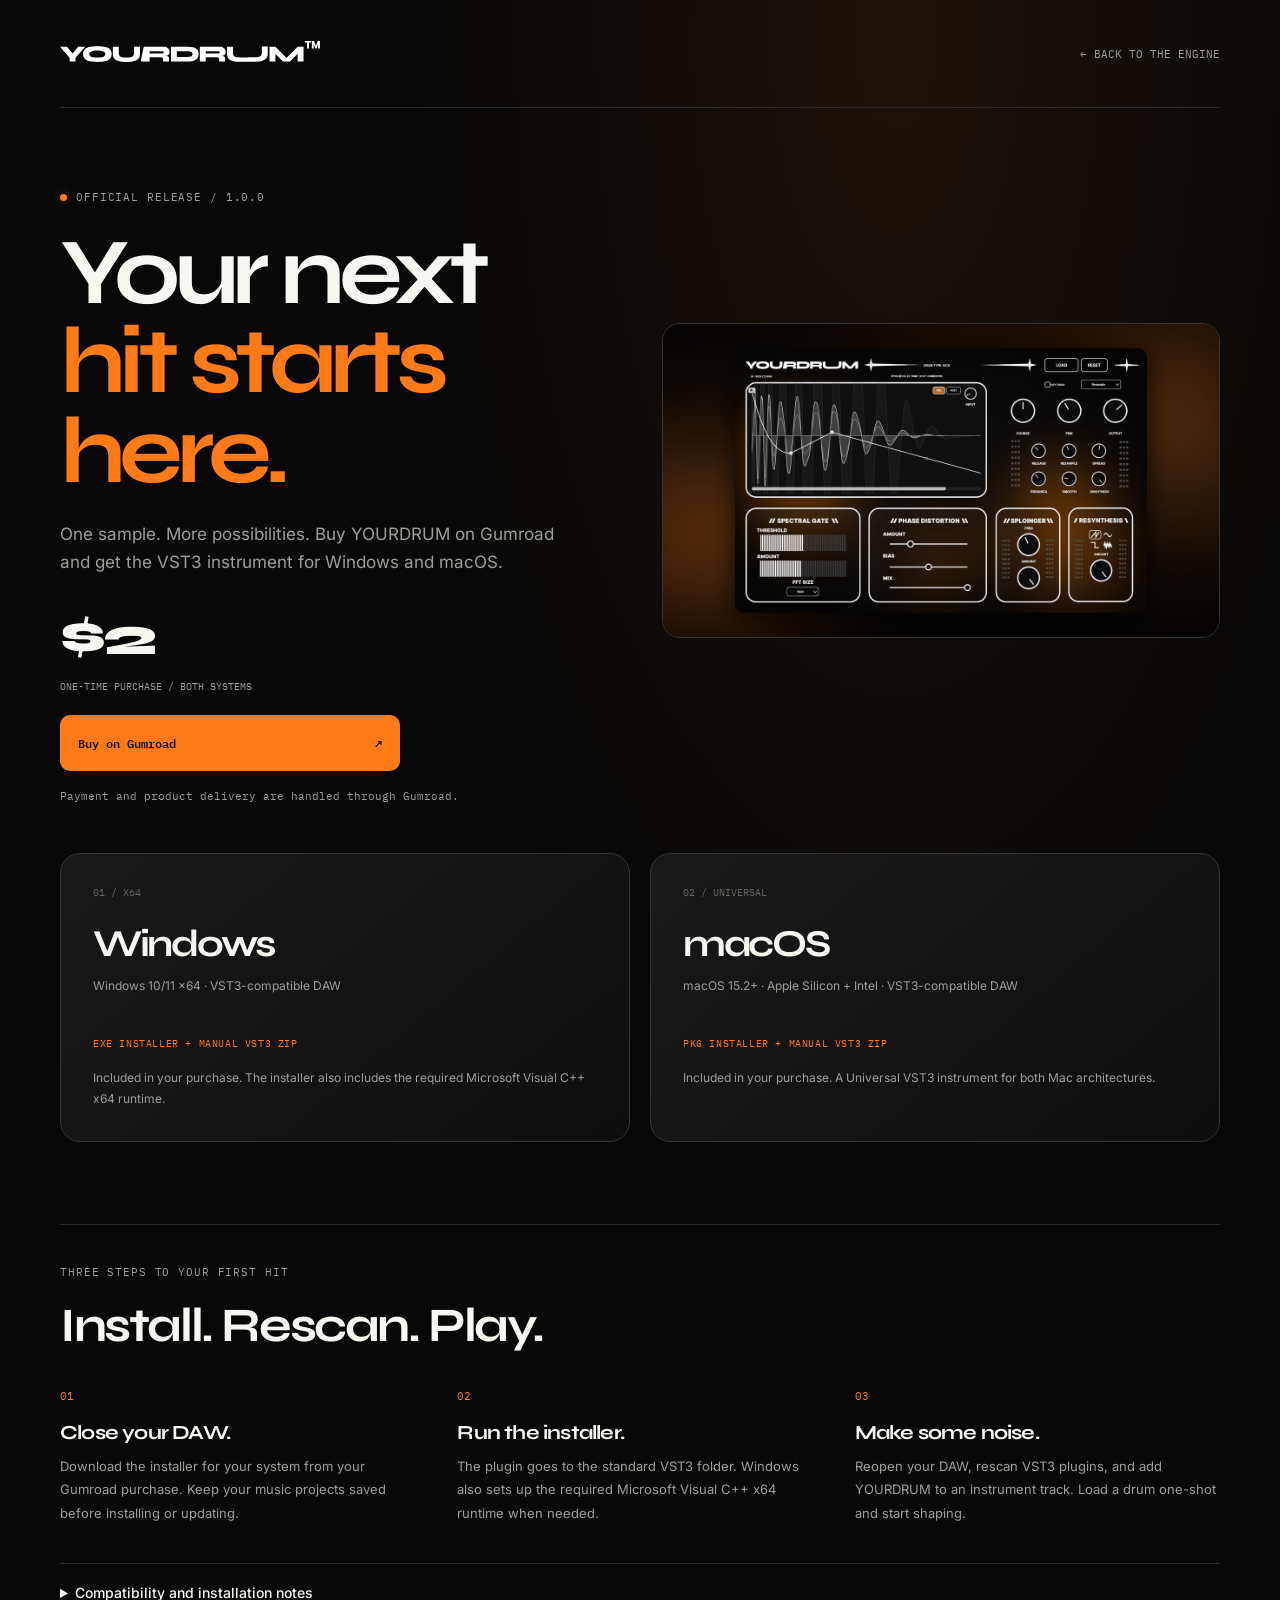
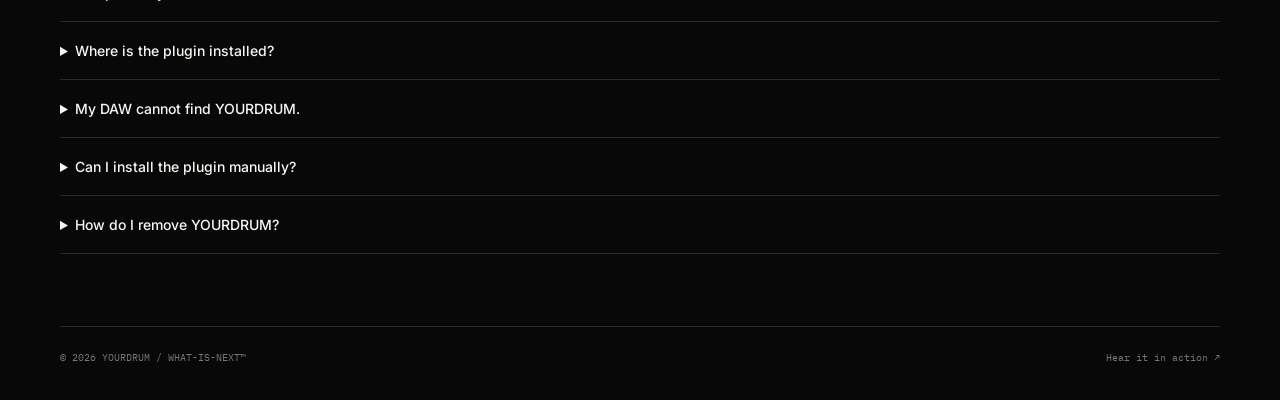
<file: site/buy/index.html>
<!doctype html>
<html lang="en">
<head>
  <meta charset="utf-8" />
  <meta name="viewport" content="width=device-width, initial-scale=1" />
  <meta name="description" content="Buy YOURDRUM 1.0.0 on Gumroad. Windows and macOS VST3 instrument, system requirements and installation help." />
  <title>YOURDRUM — Buy on Gumroad</title>
  <link rel="canonical" href="https://yourdrum.what-is-next.vip/buy/" />
  <meta property="og:type" content="website" />
  <meta property="og:title" content="YOURDRUM — Official release" />
  <meta property="og:description" content="One sample. More possibilities. Buy YOURDRUM for Windows and macOS on Gumroad." />
  <meta property="og:url" content="https://yourdrum.what-is-next.vip/buy/" />
  <meta property="og:image" content="https://yourdrum.what-is-next.vip/assets/yourdrum-ui-cover.png" />
  <meta name="twitter:card" content="summary_large_image" />
  <link rel="icon" href="../asdasfasfag.svg" type="image/svg+xml" />
  <link rel="stylesheet" href="../assets/fonts.css" />
  <link rel="stylesheet" href="../assets/store.css" />
  <script src="../assets/store.js" defer></script>
</head>
<body>
  <header class="nav wrap">
    <a href="../index.html" aria-label="YOURDRUM home"><img src="../asdasfasfag.svg" alt="YOURDRUM" /></a>
    <a class="back" href="../index.html">← Back to the engine</a>
  </header>
  <main class="wrap">
    <section class="purchase-intro">
      <div class="intro">
        <div class="eyebrow"><span class="status-dot"></span> OFFICIAL RELEASE / 1.0.0</div>
        <h1>Your next<br><span>hit starts here.</span></h1>
        <p>One sample. More possibilities. Buy YOURDRUM on Gumroad and get the VST3 instrument for Windows and macOS.</p>
        <div class="purchase-action"><strong>$2</strong><span>ONE-TIME PURCHASE / BOTH SYSTEMS</span></div>
        <a class="download-btn purchase-btn" href="https://gumroad.com/" data-gumroad target="_blank" rel="noopener">Buy on Gumroad <span>↗</span></a>
        <p class="purchase-note">Payment and product delivery are handled through Gumroad.</p>
      </div>
      <img class="purchase-art" src="../assets/yourdrum-ui-cover.png" alt="Actual YOURDRUM plugin interface with waveform editor and drum controls" width="1280" height="720" />
    </section>
    <section class="downloads" aria-label="System requirements">
      <article class="download-card"><div class="card-index">01 / X64</div><h2>Windows</h2><p>Windows 10/11 x64 · VST3-compatible DAW</p><div class="format">EXE INSTALLER + MANUAL VST3 ZIP</div><p>Included in your purchase. The installer also includes the required Microsoft Visual C++ x64 runtime.</p></article>
      <article class="download-card"><div class="card-index">02 / UNIVERSAL</div><h2>macOS</h2><p>macOS 15.2+ · Apple Silicon + Intel · VST3-compatible DAW</p><div class="format">PKG INSTALLER + MANUAL VST3 ZIP</div><p>Included in your purchase. A Universal VST3 instrument for both Mac architectures.</p></article>
    </section>
    <section class="installation" aria-labelledby="installTitle">
      <div class="eyebrow">THREE STEPS TO YOUR FIRST HIT</div>
      <h2 id="installTitle">Install. Rescan. Play.</h2>
      <div class="steps">
        <article><span>01</span><h3>Close your DAW.</h3><p>Download the installer for your system from your Gumroad purchase. Keep your music projects saved before installing or updating.</p></article>
        <article><span>02</span><h3>Run the installer.</h3><p>The plugin goes to the standard VST3 folder. Windows also sets up the required Microsoft Visual C++ x64 runtime when needed.</p></article>
        <article><span>03</span><h3>Make some noise.</h3><p>Reopen your DAW, rescan VST3 plugins, and add YOURDRUM to an instrument track. Load a drum one-shot and start shaping.</p></article>
      </div>
      <div class="help">
        <details><summary>Compatibility and installation notes</summary><div><p>YOURDRUM is a VST3 instrument for a compatible DAW. Windows requires Windows 10/11 x64; macOS requires 15.2 or newer and supports Apple Silicon and Intel. Audio Unit and a standalone application are not included.</p><p>The installers are unsigned and the macOS package is not notarized. Your system may ask you to approve opening the installer. The plugin uses 32-bit floating-point audio processing. On macOS, the first factory preset may appear without a name.</p></div></details>
        <details><summary>Where is the plugin installed?</summary><div><p><b>Windows</b><br><code>C:\Program Files\Common Files\VST3\YourDrum.vst3</code></p><p><b>macOS</b><br><code>/Library/Audio/Plug-Ins/VST3/YourDrum.vst3</code></p></div></details>
        <details><summary>My DAW cannot find YOURDRUM.</summary><div><p>Confirm the OS requirements, enable VST3 scanning and rescan the standard folder. YOURDRUM is an instrument: add it to an instrument or MIDI track. On Windows, confirm that Microsoft Visual C++ x64 runtime installed successfully. The macOS build requires 15.2 or newer.</p></div></details>
        <details><summary>Can I install the plugin manually?</summary><div><p>Download the manual VST3 ZIP from your Gumroad purchase, extract the archive and copy the complete <code>YourDrum.vst3</code> bundle to the folder above. On Windows, the Microsoft Visual C++ x64 runtime is still required. Then rescan plugins in your DAW.</p></div></details>
        <details><summary>How do I remove YOURDRUM?</summary><div><p>Close your DAW. On Windows, use Settings → Apps → YOURDRUM → Uninstall. On macOS, move <code>YourDrum.vst3</code> from the installation folder to the Trash. Your own samples and projects stay in their original folders.</p></div></details>
      </div>
    </section>
  </main>
  <footer class="wrap"><span>© 2026 YOURDRUM / WHAT-IS-NEXT™</span><a href="../index.html#demo">Hear it in action ↗</a></footer>
</body>
</html>
</file>
<file: site/assets/fonts.css>
@font-face {
  font-family: 'IBM Plex Mono';
  font-style: normal;
  font-weight: 400;
  font-display: swap;
  src: url(font-0.ttf) format('truetype');
}
@font-face {
  font-family: 'IBM Plex Mono';
  font-style: normal;
  font-weight: 500;
  font-display: swap;
  src: url(font-1.ttf) format('truetype');
}
@font-face {
  font-family: 'IBM Plex Mono';
  font-style: normal;
  font-weight: 600;
  font-display: swap;
  src: url(font-2.ttf) format('truetype');
}
@font-face {
  font-family: 'Inter';
  font-style: normal;
  font-weight: 400;
  font-display: swap;
  src: url(font-3.ttf) format('truetype');
}
@font-face {
  font-family: 'Inter';
  font-style: normal;
  font-weight: 500;
  font-display: swap;
  src: url(font-4.ttf) format('truetype');
}
@font-face {
  font-family: 'Inter';
  font-style: normal;
  font-weight: 600;
  font-display: swap;
  src: url(font-5.ttf) format('truetype');
}
@font-face {
  font-family: 'Inter';
  font-style: normal;
  font-weight: 700;
  font-display: swap;
  src: url(font-6.ttf) format('truetype');
}
@font-face {
  font-family: 'Inter';
  font-style: normal;
  font-weight: 800;
  font-display: swap;
  src: url(font-7.ttf) format('truetype');
}
@font-face {
  font-family: 'Syne';
  font-style: normal;
  font-weight: 500;
  font-display: swap;
  src: url(font-8.ttf) format('truetype');
}
@font-face {
  font-family: 'Syne';
  font-style: normal;
  font-weight: 600;
  font-display: swap;
  src: url(font-9.ttf) format('truetype');
}
@font-face {
  font-family: 'Syne';
  font-style: normal;
  font-weight: 700;
  font-display: swap;
  src: url(font-10.ttf) format('truetype');
}
@font-face {
  font-family: 'Syne';
  font-style: normal;
  font-weight: 800;
  font-display: swap;
  src: url(font-11.ttf) format('truetype');
}
</file>
<file: site/assets/site.css>
:root { color-scheme: dark; }
html { scroll-padding-top: 120px; }
body { cursor: auto; }
button, .btn { cursor: pointer; }
button { font: inherit; }
button:disabled { opacity: .6; cursor: wait; }
:focus-visible { outline: 2px solid #ff7b17; outline-offset: 6px; }
.skip-link { position: fixed; z-index: 120; top: 12px; left: 16px; padding: 14px 20px; background: #ff7b17; color: #000; transform: translateY(-160%); }
.skip-link:focus { transform: none; }
.reveal-block, .belief-card, .demo-section, .price-section { opacity: 1; transform: none; }
.will-reveal:not(.revealed) { opacity: 0; transform: translateY(22px); }
.hero-title .word { opacity: 1; transform: none; }
.hero-grid > *, .overview-layout > *, .demo-layout > * { min-width: 0; }
.audio-error { color: #ff9f62; font-size: 13px; line-height: 1.5; margin-top: 12px; }
@media (max-width: 900px) {
  html { scroll-padding-top: 190px; }
  .nav-inner { gap: 8px; }
  .brand img { width: 210px; }
  .nav-buy { min-height: 38px; }
  .hero-stats { grid-template-columns: repeat(3, minmax(0, 1fr)); gap: 6px; }
  .hero-stat { padding: 10px 6px; }
  .hero-stat strong { font-size: 13px; }
  .hero-stat span { font-size: 8px; }
}
@media (prefers-reduced-motion: reduce) {
  *, *::before, *::after { animation: none !important; transition: none !important; scroll-behavior: auto !important; }
  .will-reveal:not(.revealed), .hero-title .word { opacity: 1; transform: none; }
}

.release-badge { color: #ff7b17; font: 10px "IBM Plex Mono", monospace; text-transform: uppercase; letter-spacing: .1em; margin-bottom: 20px; }
</file>
<file: site/assets/store.css>
:root { --orange:#ff7b17; --text:#f7f7f2; --muted:#9e9e99; color-scheme:dark; }
* { box-sizing:border-box; margin:0; padding:0; }
body { background:#080808; color:var(--text); font-family:Inter,system-ui,sans-serif; background-image:radial-gradient(ellipse at 70% 2%, #ff7b1714, transparent 40%); }
a { color:inherit; text-decoration:none; }
button,input { font:inherit; }
button,a { -webkit-tap-highlight-color:transparent; }
button { cursor:pointer; }
:focus-visible { outline:2px solid var(--orange); outline-offset:5px; }
[hidden] { display:none !important; }
.wrap { width:min(1160px,calc(100% - 64px)); margin:auto; }
.nav { display:flex; align-items:center; justify-content:space-between; gap:22px; height:108px; border-bottom:1px solid #292929; }
.nav img { width:260px; max-width:100%; }
.back,.eyebrow,.release-meta,.filters button,.format,.download-btn,.manual,.package-note,.steps>article>span,.checksum,.card-index,.file-size,footer { font-family:'IBM Plex Mono',monospace; }
.back { color:var(--muted); font-size:11px; text-transform:uppercase; }
.back:hover,footer a:hover,.manual:hover { color:var(--orange); }
.intro { padding:82px 0 48px; }
.eyebrow { font-size:11px; color:var(--muted); letter-spacing:.08em; display:flex; align-items:center; gap:9px; }
.status-dot { height:7px; width:7px; border-radius:50%; background:var(--orange); box-shadow:0 0 12px #ff7b1766; }
h1,h2,h3 { font-family:Syne,Inter,sans-serif; }
h1 { font-size:clamp(50px,7.4vw,94px); line-height:.95; letter-spacing:-.07em; margin:24px 0; }
h1>span { color:var(--orange); }
.intro>p { color:var(--muted); line-height:1.65; font-size:17px; max-width:520px; }
.release-meta { display:flex; flex-wrap:wrap; gap:12px 24px; font-size:9px; color:#787873; margin-top:28px; }
.toolbar { display:flex; justify-content:space-between; gap:16px; align-items:center; margin:8px 0 20px; }
.filters { display:flex; gap:4px; border:1px solid #303030; border-radius:10px; padding:4px; }
.filters button { background:transparent; border:0; color:var(--muted); padding:11px 16px; font-size:11px; border-radius:6px; }
.filters button[aria-pressed=true] { background:var(--text); color:#080808; }
.search input { background:#111; border:1px solid #303030; color:var(--text); padding:14px 16px; border-radius:10px; width:240px; font-size:12px; }
.downloads { display:grid; grid-template-columns:repeat(2,minmax(0,1fr)); gap:20px; }
.download-card { min-width:0; padding:32px; border:1px solid #353535; border-radius:20px; background:linear-gradient(140deg,#191919,#0e0e0e); transition:border-color .2s; }
.download-card:hover { border-color:#ff7b1777; }
.card-top { display:flex; justify-content:space-between; align-items:center; gap:16px; margin-bottom:34px; }
.platform-icon { width:46px; height:46px; color:var(--text); }
.platform-icon svg { display:block; width:100%; height:100%; }
.card-index { color:#656560; font-size:10px; }
.download-card h2 { font-size:38px; letter-spacing:-.06em; margin-bottom:10px; }
.download-card>p { color:var(--muted); font-size:12px; min-height:39px; line-height:1.7; }
.format { color:var(--orange); font-size:10px; letter-spacing:.06em; margin:22px 0 18px; }
.download-btn { display:flex; justify-content:space-between; gap:16px; align-items:center; padding:18px; background:var(--orange); color:#0b0b0b; border-radius:10px; font-size:12px; font-weight:600; transition:background .2s,transform .2s; }
.download-btn:hover { background:#ff994a; transform:translateY(-2px); }
.manual { display:inline-block; font-size:10px; color:var(--muted); margin-top:18px; padding:6px 0; }
.file-size { font-size:9px; color:#888; margin-top:12px; }
.checksum { margin-top:22px; padding-top:17px; border-top:1px solid #2d2d2d; color:#999; font-size:10px; }
.checksum summary { cursor:pointer; }
.checksum code { display:block; font-size:10px; line-height:1.8; overflow-wrap:anywhere; color:#bbb; margin:12px 0 8px; }
.checksum button { border:1px solid #444; border-radius:5px; color:#bbb; background:#161616; padding:6px 10px; font-size:10px; }
.copy-status { display:block; line-height:1.6; margin-top:6px; }
.package-note { margin:24px 0 0; color:#888; font-size:10px; line-height:1.9; max-width:850px; }
.empty { border:1px solid #333; padding:30px; color:var(--muted); text-align:center; border-radius:10px; }
.installation { margin:82px 0 72px; padding-top:40px; border-top:1px solid #292929; }
.installation>h2 { font-size:clamp(32px,4vw,48px); letter-spacing:-.05em; margin:18px 0 30px; }
.steps { display:grid; grid-template-columns:repeat(3,minmax(0,1fr)); gap:32px; margin-bottom:38px; }
.steps>article>span { font-size:11px; color:var(--orange); }
.steps h3 { font-size:20px; margin:16px 0 10px; letter-spacing:-.04em; }
.steps p,.help p { font-size:13px; color:var(--muted); line-height:1.8; }
.help { border-top:1px solid #292929; }
.help details { border-bottom:1px solid #292929; padding:20px 0; }
.help summary { cursor:pointer; font-size:14px; font-weight:500; }
.help details>div { padding-top:16px; max-width:760px; }
.help p+p { margin-top:16px; }
code { overflow-wrap:anywhere; }
footer { padding:24px 0 36px; border-top:1px solid #292929; display:flex; justify-content:space-between; gap:16px; font-size:10px; color:#777; }
.sr-only { position:absolute; width:1px; height:1px; padding:0; overflow:hidden; clip:rect(0,0,0,0); white-space:nowrap; border:0; }
@media(max-width:720px) {
  .wrap { width:calc(100% - 36px); }
  .nav { height:86px; }.nav img { width:170px; }.back { font-size:9px; max-width:100px; text-align:right; }
  .intro { padding-top:52px; }h1 { font-size:clamp(46px,10vw,68px); }.intro>p { font-size:15px; }
  .toolbar { align-items:stretch; flex-direction:column; }.filters { justify-content:space-between; }.filters button { flex:1; padding:11px 8px; }.search input { width:100%; }
  .downloads,.steps { grid-template-columns:1fr; }.download-card { padding:26px; }.card-top { margin-bottom:24px; }
  .installation { margin-top:56px; }.steps { gap:28px; }footer { flex-direction:column; }
}
@media(prefers-reduced-motion:reduce) { * { transition:none !important; } }

.purchase-intro { display:grid; grid-template-columns:1fr 1fr; gap:44px; align-items:center; }
.purchase-art { width:100%; height:auto; border-radius:18px; border:1px solid #353535; }
.purchase-action { display:flex; flex-direction:column; gap:10px; margin:28px 0 20px; }
.purchase-action strong { font:800 54px Syne,Inter,sans-serif; letter-spacing:-.06em; }
.purchase-action span,.purchase-note { font:10px "IBM Plex Mono",monospace; color:#9e9e99; line-height:1.6; }
.purchase-btn { width:min(340px,100%); }
.intro .purchase-note { margin-top:16px; font-size:11px; }
.download-card .card-index { margin-bottom:22px; }
@media(max-width:900px) { .purchase-intro { grid-template-columns:1fr; gap:0; } .purchase-art { margin-bottom:36px; } }
</file>
